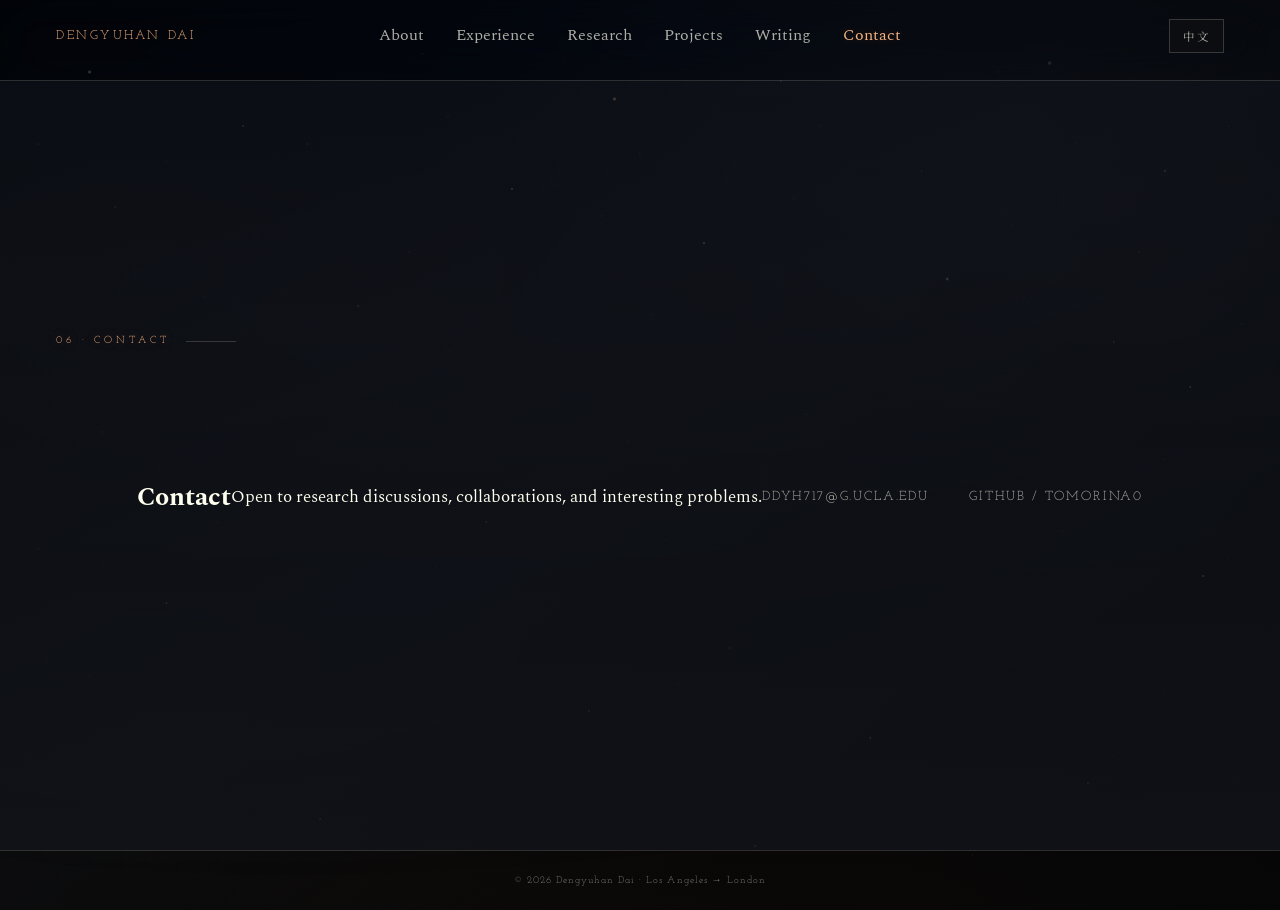
<file: contact.html>
<!DOCTYPE html>
<html lang="en">
<head>
<meta charset="UTF-8">
<meta name="viewport" content="width=device-width, initial-scale=1.0">
<title>Contact · Dengyuhan Dai</title>
<link rel="preconnect" href="https://fonts.googleapis.com">
<link href="https://fonts.googleapis.com/css2?family=Cormorant+Garamond:ital,wght@1,300;1,400;1,500&family=Fraunces:ital,wght@0,300;0,400;0,600;1,300;1,400&family=Josefin+Slab:wght@400;600&family=Monsieur+La+Doulaise&family=Noto+Serif+SC:wght@200;300;400&family=Spectral:ital,wght@0,400;0,500;1,400&display=swap" rel="stylesheet">
<link rel="stylesheet" href="assets/css/styles.css?v=20260420b">
</head>
<body>

<nav>
  <a href="index.html" class="nav-logo">Dengyuhan Dai</a>
  <ul class="nav-links">
    <li><a href="index.html#about" data-i18n="nav_about">About</a></li>
    <li><a href="index.html#experience" data-i18n="nav_experience">Experience</a></li>
    <li><a href="index.html#research" data-i18n="nav_research">Research</a></li>
    <li><a href="index.html#projects" data-i18n="nav_projects">Projects</a></li>
    <li><a href="index.html#hound" data-i18n="nav_writing">Writing</a></li>
    <li><a href="index.html#contact" class="active" data-i18n="nav_contact">Contact</a></li>
  </ul>
  <div class="nav-actions">
    <button type="button" class="lang-toggle" data-lang-toggle>中文</button>
  </div>
</nav>

<div class="page-content">
<section class="alt-bg" style="min-height: calc(100vh - 130px); display:flex; flex-direction:column; justify-content:center;">
  <div class="sec-num" style="max-width:180px;">06 · Contact</div>
  <div class="contact-wrap">
    <h2 class="contact-title">Contact</h2>
    <p class="contact-sub" data-i18n="contact_sub">Open to research discussions, collaborations, and interesting problems.</p>
    <div class="contact-links">
      <a href="mailto:ddyh717@g.ucla.edu" class="contact-link">ddyh717@g.ucla.edu</a>
      <a href="https://github.com/TomoriNa0" class="contact-link">github / TomoriNa0</a>
    </div>
  </div>
</section>
</div>

<footer data-i18n="footer_main">© 2026 Dengyuhan Dai · Los Angeles → Sophia Antipolis → London</footer>

<script src="assets/js/i18n.js"></script>
</body>
</html>
</file>
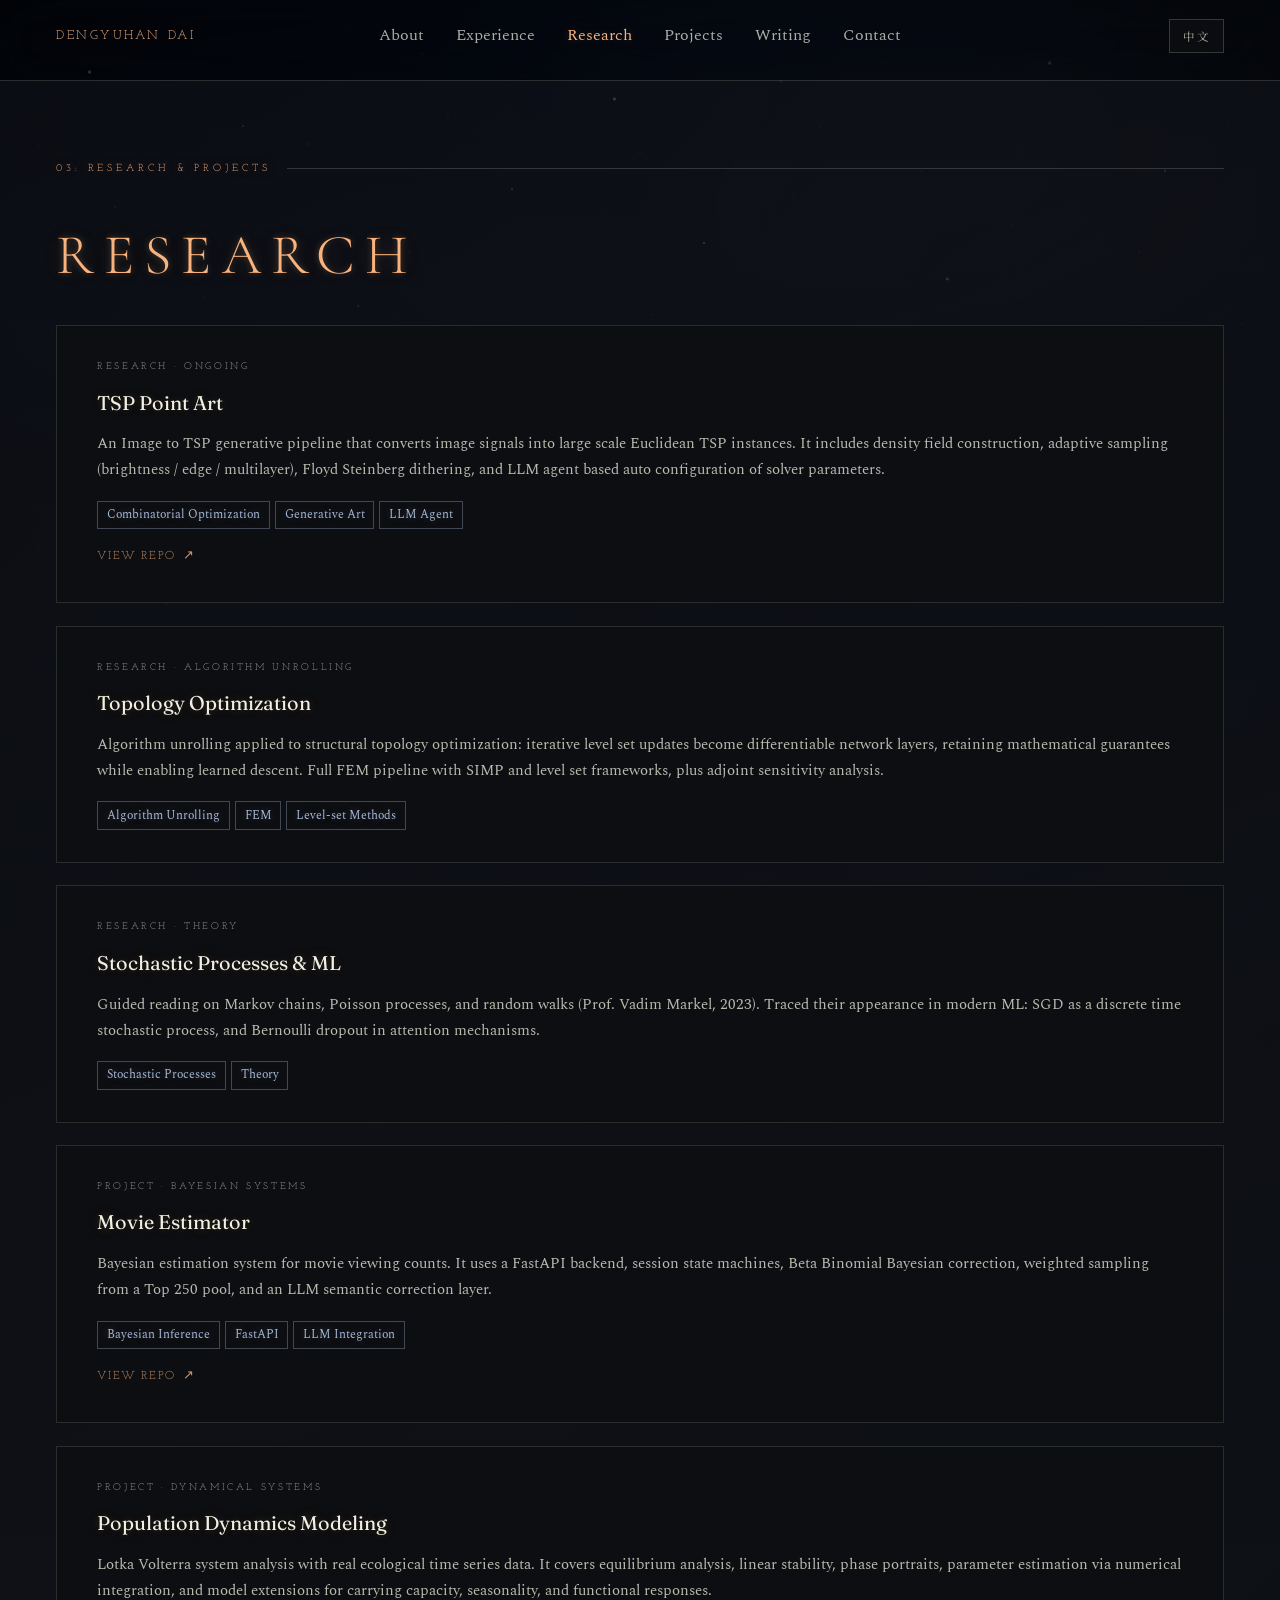
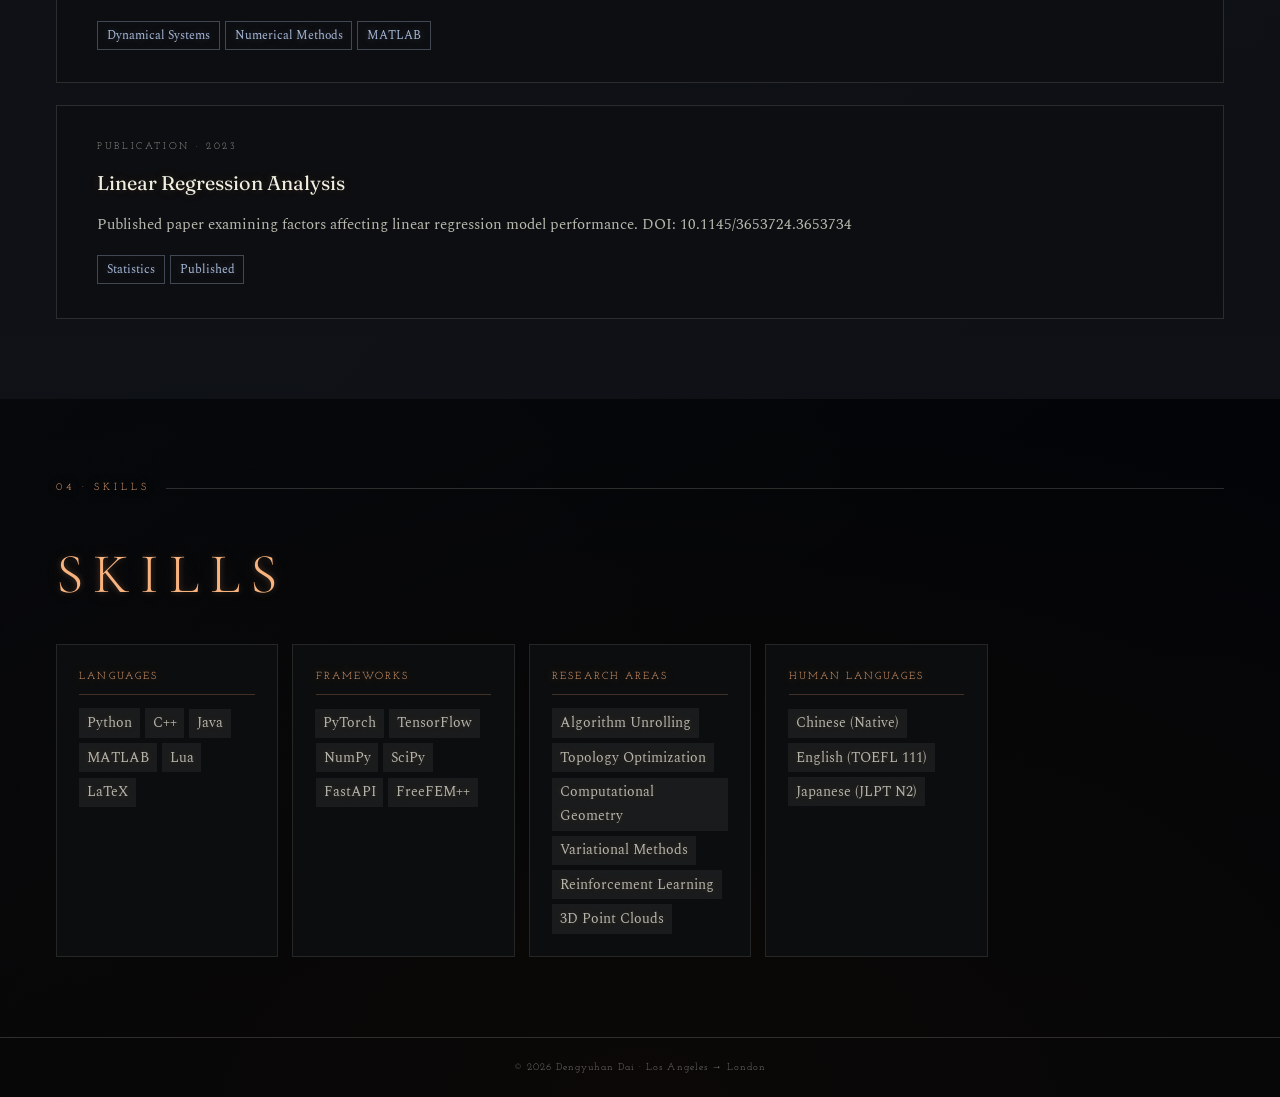
<file: research.html>
<!DOCTYPE html>
<html lang="en">
<head>
<meta charset="UTF-8">
<meta name="viewport" content="width=device-width, initial-scale=1.0">
<title>Research · Dengyuhan Dai</title>
<link rel="preconnect" href="https://fonts.googleapis.com">
<link href="https://fonts.googleapis.com/css2?family=Cormorant+Garamond:ital,wght@1,300;1,400;1,500&family=Fraunces:ital,wght@0,300;0,400;0,600;1,300;1,400&family=Josefin+Slab:wght@400;600&family=Monsieur+La+Doulaise&family=Noto+Serif+SC:wght@200;300;400&family=Spectral:ital,wght@0,400;0,500;1,400&display=swap" rel="stylesheet">
<link rel="stylesheet" href="assets/css/styles.css?v=20260420b">
</head>
<body>

<nav>
  <a href="index.html" class="nav-logo">Dengyuhan Dai</a>
  <ul class="nav-links">
    <li><a href="index.html#about" data-i18n="nav_about">About</a></li>
    <li><a href="index.html#experience" data-i18n="nav_experience">Experience</a></li>
    <li><a href="index.html#research" class="active" data-i18n="nav_research">Research</a></li>
    <li><a href="index.html#projects" data-i18n="nav_projects">Projects</a></li>
    <li><a href="index.html#hound" data-i18n="nav_writing">Writing</a></li>
    <li><a href="index.html#contact" data-i18n="nav_contact">Contact</a></li>
  </ul>
  <div class="nav-actions">
    <button type="button" class="lang-toggle" data-lang-toggle>中文</button>
  </div>
</nav>

<div class="page-content">
<section class="alt-bg">
  <div class="sec-num" data-i18n="research_page_secnum">03 - Research & Projects</div>
  <h2 class="sec-title">Research</h2>
  <div class="proj-grid">
    <a class="proj-card" href="https://github.com/TomoriNa0/Math-Code-Art" target="_blank" rel="noopener">
      <div class="proj-type" data-i18n="research_type_tsp">Research · Ongoing</div>
      <div class="proj-name">TSP Point Art</div>
      <div class="proj-desc" data-i18n="research_desc_tsp">
        Image-to-TSP generative pipeline converting image signals into large-scale Euclidean TSP instances. Density field construction, adaptive sampling (brightness / edge / multilayer), Floyd-Steinberg dithering, and LLM-agent auto-configuration of solver parameters.
      </div>
      <div class="proj-tags">
        <span class="proj-tag">Combinatorial Optimization</span>
        <span class="proj-tag">Generative Art</span>
        <span class="proj-tag">LLM Agent</span>
      </div>
      <div class="proj-card-link-hint" data-i18n="research_link_repo">View Repo</div>
    </a>

    <div class="proj-card">
      <div class="proj-type">Research · Algorithm Unrolling</div>
      <div class="proj-name">Topology Optimization</div>
      <div class="proj-desc" data-i18n="research_desc_topology">
        Algorithm unrolling applied to structural topology optimization: iterative level-set updates become differentiable network layers, retaining mathematical guarantees while enabling learned descent. Full FEM pipeline with SIMP and Level-set frameworks, adjoint sensitivity analysis.
      </div>
      <div class="proj-tags">
        <span class="proj-tag">Algorithm Unrolling</span>
        <span class="proj-tag">FEM</span>
        <span class="proj-tag">Level-set Methods</span>
      </div>
    </div>

    <div class="proj-card">
      <div class="proj-type" data-i18n="research_type_theory">Research · Theory</div>
      <div class="proj-name" data-i18n="research_name_stochastic">Stochastic Processes &amp; ML</div>
      <div class="proj-desc" data-i18n="research_desc_theory">
        Guided reading on Markov chains, Poisson processes, and random walks (Prof. Vadim Markel, 2023). Traced their appearance in modern ML: SGD as a discrete-time stochastic process, Bernoulli dropout in attention mechanisms.
      </div>
      <div class="proj-tags">
        <span class="proj-tag">Stochastic Processes</span>
        <span class="proj-tag">Theory</span>
      </div>
    </div>

    <a class="proj-card" href="https://github.com/TomoriNa0" target="_blank" rel="noopener">
      <div class="proj-type" data-i18n="project_type_movie">Project · Bayesian Systems</div>
      <div class="proj-name">Movie Estimator</div>
      <div class="proj-desc" data-i18n="project_desc_movie">
        Bayesian estimation system for movie viewing counts. FastAPI backend, session state machines, Beta-Binomial Bayesian correction, weighted sampling from Top-250 pool, and LLM semantic correction layer.
      </div>
      <div class="proj-tags">
        <span class="proj-tag">Bayesian Inference</span>
        <span class="proj-tag">FastAPI</span>
        <span class="proj-tag">LLM Integration</span>
      </div>
      <div class="proj-card-link-hint" data-i18n="research_page_movie_link">View Repo</div>
    </a>

    <div class="proj-card">
      <div class="proj-type" data-i18n="project_type_population">Project · Dynamical Systems</div>
      <div class="proj-name">Population Dynamics Modeling</div>
      <div class="proj-desc" data-i18n="project_desc_population">
        Lotka-Volterra system analysis with real ecological time-series data. Equilibrium analysis, linear stability, phase portraits, parameter estimation via numerical integration, and model extension for carrying capacity, seasonality, and functional responses.
      </div>
      <div class="proj-tags">
        <span class="proj-tag">Dynamical Systems</span>
        <span class="proj-tag">Numerical Methods</span>
        <span class="proj-tag">MATLAB</span>
      </div>
    </div>

    <div class="proj-card">
      <div class="proj-type" data-i18n="research_type_pub">Publication · 2023</div>
      <div class="proj-name">Linear Regression Analysis</div>
      <div class="proj-desc" data-i18n="research_desc_pub">
        Published paper examining factors affecting linear regression model performance. DOI: 10.1145/3653724.3653734
      </div>
      <div class="proj-tags">
        <span class="proj-tag">Statistics</span>
        <span class="proj-tag">Published</span>
      </div>
    </div>
  </div>
</section>

<section>
  <div class="sec-num">04 · Skills</div>
  <h2 class="sec-title">Skills</h2>
  <div class="skills-grid">
    <div class="skill-group">
      <div class="skill-group-name" data-i18n="skill_group_languages">Languages</div>
      <ul class="skill-list">
        <li>Python</li><li>C++</li><li>Java</li>
        <li>MATLAB</li><li>Lua</li><li>LaTeX</li>
      </ul>
    </div>
    <div class="skill-group">
      <div class="skill-group-name" data-i18n="skill_group_frameworks">Frameworks</div>
      <ul class="skill-list">
        <li>PyTorch</li><li>TensorFlow</li><li>NumPy</li>
        <li>SciPy</li><li>FastAPI</li><li>FreeFEM++</li>
      </ul>
    </div>
    <div class="skill-group">
      <div class="skill-group-name" data-i18n="skill_group_areas">Research Areas</div>
      <ul class="skill-list">
        <li>Algorithm Unrolling</li><li>Topology Optimization</li>
        <li>Computational Geometry</li><li>Variational Methods</li>
        <li>Reinforcement Learning</li><li>3D Point Clouds</li>
      </ul>
    </div>
    <div class="skill-group">
      <div class="skill-group-name" data-i18n="skill_group_human">Human Languages</div>
      <ul class="skill-list">
        <li data-i18n="research_page_skills_chinese">Chinese (Native)</li>
        <li data-i18n="research_page_skills_english">English (TOEFL 111)</li>
        <li data-i18n="research_page_skills_japanese">Japanese (JLPT N2)</li>
      </ul>
    </div>
  </div>
</section>
</div>

<footer data-i18n="footer_main">© 2026 Dengyuhan Dai · Los Angeles → Sophia Antipolis → London</footer>

<script src="assets/js/i18n.js"></script>
<script>
  const cardObs = new IntersectionObserver(entries => {
    entries.forEach(e => {
      if (e.isIntersecting) {
        e.target.querySelectorAll('.proj-card').forEach((c, i) =>
          setTimeout(() => c.classList.add('visible'), i * 85));
        cardObs.unobserve(e.target);
      }
    });
  }, { threshold: 0.05 });
  const grid = document.querySelector('.proj-grid');
  if (grid) cardObs.observe(grid);
</script>

</body>
</html>
</file>
<file: assets/css/styles.css>
:root {
  --bg:       #111214;
  --bg2:      #1a1b1f;
  --sky-top:  #000102;
  --sky-mid:  #010204;
  --sky-bottom:#030508;
  --text:     #feffef;
  --muted:    rgba(254,255,239,0.68);
  --blue:     #f8b37f;
  --blue-dim: rgba(248,179,127,0.24);
  --gold:     #f8b37f;
  --gold-dim: rgba(248,179,127,0.22);
  --border:   rgba(254,255,239,0.16);
  --red:      #f8b37f;
}

*, *::before, *::after { box-sizing: border-box; margin: 0; padding: 0; }
html { scroll-behavior: smooth; }

body {
  position: relative;
  isolation: isolate;
  background:
    /* faint milky way diagonal band */
    linear-gradient(148deg, transparent 22%, rgba(166,184,214,0.020) 38%, rgba(190,205,228,0.026) 50%, rgba(166,184,214,0.016) 63%, transparent 78%),
    /* cold zenith tint */
    radial-gradient(ellipse 90% 45% at 50% 0%, rgba(4,8,20,0.70), transparent 100%),
    /* warm horizon glow */
    radial-gradient(ellipse 100% 28% at 50% 100%, rgba(15,10,6,0.65), transparent 100%),
    /* faint white wisp left */
    radial-gradient(ellipse 55% 35% at 12% 30%, rgba(255,255,252,0.018), transparent 100%),
    /* faint white wisp right */
    radial-gradient(ellipse 45% 28% at 88% 22%, rgba(255,255,250,0.015), transparent 100%),
    linear-gradient(180deg, var(--sky-top) 0%, var(--sky-mid) 34%, var(--sky-bottom) 100%);
  color: var(--text);
  font-family: 'Spectral', Georgia, serif;
  font-size: 17px;
  line-height: 1.75;
  overflow-x: hidden;
}
body::before,
body::after {
  content: '';
  position: fixed;
  inset: 0;
  pointer-events: none;
}
body::before {
  z-index: -2;
  opacity: 0.85;
  background-image:
    /* ── bright anchors (5) ── */
    radial-gradient(circle at 7%  8%,  rgba(254,255,239,0.90) 0 1.15px, transparent 2px),
    radial-gradient(circle at 82% 7%,  rgba(254,255,239,0.88) 0 1.3px,  transparent 2.1px),
    radial-gradient(circle at 48% 11%, rgba(248,179,127,0.85) 0 1.2px,  transparent 1.95px),
    radial-gradient(circle at 74% 31%, rgba(166,184,214,0.84) 0 1.05px, transparent 1.8px),
    radial-gradient(circle at 22% 55%, rgba(254,255,239,0.82) 0 1.1px,  transparent 1.85px),
    /* ── medium stars (18) ── */
    radial-gradient(circle at 33%  6%, rgba(254,255,239,0.60) 0 0.72px, transparent 1.35px),
    radial-gradient(circle at 61%  9%, rgba(166,184,214,0.58) 0 0.68px, transparent 1.3px),
    radial-gradient(circle at 19% 14%, rgba(166,184,214,0.55) 0 0.65px, transparent 1.25px),
    radial-gradient(circle at 91% 19%, rgba(248,179,127,0.60) 0 0.70px, transparent 1.35px),
    radial-gradient(circle at 40% 21%, rgba(254,255,239,0.54) 0 0.63px, transparent 1.2px),
    radial-gradient(circle at 55% 27%, rgba(254,255,239,0.58) 0 0.68px, transparent 1.3px),
    radial-gradient(circle at 28% 34%, rgba(166,184,214,0.56) 0 0.65px, transparent 1.25px),
    radial-gradient(circle at 87% 38%, rgba(166,184,214,0.52) 0 0.62px, transparent 1.2px),
    radial-gradient(circle at 93% 43%, rgba(254,255,239,0.55) 0 0.65px, transparent 1.25px),
    radial-gradient(circle at 38% 58%, rgba(248,179,127,0.52) 0 0.62px, transparent 1.2px),
    radial-gradient(circle at 94% 64%, rgba(254,255,239,0.55) 0 0.65px, transparent 1.25px),
    radial-gradient(circle at 13% 67%, rgba(254,255,239,0.50) 0 0.60px, transparent 1.15px),
    radial-gradient(circle at 57% 72%, rgba(166,184,214,0.50) 0 0.58px, transparent 1.1px),
    radial-gradient(circle at 46% 79%, rgba(166,184,214,0.52) 0 0.62px, transparent 1.2px),
    radial-gradient(circle at 68% 82%, rgba(254,255,239,0.54) 0 0.63px, transparent 1.2px),
    radial-gradient(circle at 85% 87%, rgba(248,179,127,0.50) 0 0.60px, transparent 1.15px),
    radial-gradient(circle at 25% 91%, rgba(166,184,214,0.50) 0 0.58px, transparent 1.1px),
    radial-gradient(circle at 59% 94%, rgba(254,255,239,0.48) 0 0.56px, transparent 1.1px),
    /* ── faint fill stars (55) ── */
    radial-gradient(circle at 5%  4%,  rgba(254,255,239,0.28) 0 0.58px, transparent 1.05px),
    radial-gradient(circle at 17%  5%, rgba(166,184,214,0.24) 0 0.54px, transparent 0.98px),
    radial-gradient(circle at 27%  3%, rgba(254,255,239,0.26) 0 0.56px, transparent 1.02px),
    radial-gradient(circle at 44%  7%, rgba(254,255,239,0.22) 0 0.52px, transparent 0.95px),
    radial-gradient(circle at 56%  5%, rgba(166,184,214,0.26) 0 0.56px, transparent 1.02px),
    radial-gradient(circle at 68%  3%, rgba(254,255,239,0.24) 0 0.54px, transparent 0.98px),
    radial-gradient(circle at 78%  8%, rgba(248,179,127,0.26) 0 0.56px, transparent 1.02px),
    radial-gradient(circle at 95%  5%, rgba(254,255,239,0.22) 0 0.52px, transparent 0.95px),
    radial-gradient(circle at 3%  16%, rgba(254,255,239,0.24) 0 0.54px, transparent 0.98px),
    radial-gradient(circle at 13% 18%, rgba(166,184,214,0.20) 0 0.50px, transparent 0.92px),
    radial-gradient(circle at 24% 16%, rgba(254,255,239,0.26) 0 0.56px, transparent 1.02px),
    radial-gradient(circle at 35% 13%, rgba(254,255,239,0.22) 0 0.52px, transparent 0.95px),
    radial-gradient(circle at 50% 17%, rgba(166,184,214,0.24) 0 0.54px, transparent 0.98px),
    radial-gradient(circle at 64% 14%, rgba(254,255,239,0.20) 0 0.50px, transparent 0.92px),
    radial-gradient(circle at 72% 19%, rgba(254,255,239,0.26) 0 0.56px, transparent 1.02px),
    radial-gradient(circle at 84% 16%, rgba(248,179,127,0.22) 0 0.52px, transparent 0.95px),
    radial-gradient(circle at 96% 14%, rgba(254,255,239,0.20) 0 0.50px, transparent 0.92px),
    radial-gradient(circle at 9%  23%, rgba(254,255,239,0.24) 0 0.54px, transparent 0.98px),
    radial-gradient(circle at 20% 26%, rgba(166,184,214,0.20) 0 0.50px, transparent 0.92px),
    radial-gradient(circle at 32% 28%, rgba(254,255,239,0.22) 0 0.52px, transparent 0.95px),
    radial-gradient(circle at 47% 24%, rgba(254,255,239,0.18) 0 0.48px, transparent 0.88px),
    radial-gradient(circle at 62% 22%, rgba(166,184,214,0.22) 0 0.52px, transparent 0.95px),
    radial-gradient(circle at 79% 25%, rgba(254,255,239,0.20) 0 0.50px, transparent 0.92px),
    radial-gradient(circle at 89% 28%, rgba(254,255,239,0.24) 0 0.54px, transparent 0.98px),
    radial-gradient(circle at 4%  37%, rgba(254,255,239,0.20) 0 0.50px, transparent 0.92px),
    radial-gradient(circle at 16% 33%, rgba(166,184,214,0.22) 0 0.52px, transparent 0.95px),
    radial-gradient(circle at 35% 39%, rgba(254,255,239,0.18) 0 0.48px, transparent 0.88px),
    radial-gradient(circle at 51% 35%, rgba(254,255,239,0.20) 0 0.50px, transparent 0.92px),
    radial-gradient(circle at 66% 37%, rgba(248,179,127,0.20) 0 0.50px, transparent 0.92px),
    radial-gradient(circle at 80% 33%, rgba(254,255,239,0.18) 0 0.48px, transparent 0.88px),
    radial-gradient(circle at 97% 36%, rgba(166,184,214,0.22) 0 0.52px, transparent 0.95px),
    radial-gradient(circle at 8%  48%, rgba(254,255,239,0.18) 0 0.48px, transparent 0.88px),
    radial-gradient(circle at 31% 45%, rgba(166,184,214,0.20) 0 0.50px, transparent 0.92px),
    radial-gradient(circle at 49% 49%, rgba(254,255,239,0.16) 0 0.46px, transparent 0.85px),
    radial-gradient(circle at 63% 46%, rgba(254,255,239,0.20) 0 0.50px, transparent 0.92px),
    radial-gradient(circle at 77% 48%, rgba(166,184,214,0.18) 0 0.48px, transparent 0.88px),
    radial-gradient(circle at 91% 51%, rgba(254,255,239,0.20) 0 0.50px, transparent 0.92px),
    radial-gradient(circle at 3%  61%, rgba(254,255,239,0.18) 0 0.48px, transparent 0.88px),
    radial-gradient(circle at 17% 58%, rgba(248,179,127,0.20) 0 0.50px, transparent 0.92px),
    radial-gradient(circle at 34% 63%, rgba(254,255,239,0.16) 0 0.46px, transparent 0.85px),
    radial-gradient(circle at 52% 60%, rgba(166,184,214,0.18) 0 0.48px, transparent 0.88px),
    radial-gradient(circle at 71% 64%, rgba(254,255,239,0.16) 0 0.46px, transparent 0.85px),
    radial-gradient(circle at 83% 59%, rgba(254,255,239,0.18) 0 0.48px, transparent 0.88px),
    radial-gradient(circle at 96% 62%, rgba(166,184,214,0.20) 0 0.50px, transparent 0.92px),
    radial-gradient(circle at 7%  75%, rgba(254,255,239,0.16) 0 0.46px, transparent 0.85px),
    radial-gradient(circle at 20% 78%, rgba(166,184,214,0.18) 0 0.48px, transparent 0.88px),
    radial-gradient(circle at 36% 73%, rgba(254,255,239,0.14) 0 0.44px, transparent 0.82px),
    radial-gradient(circle at 53% 76%, rgba(254,255,239,0.16) 0 0.46px, transparent 0.85px),
    radial-gradient(circle at 65% 79%, rgba(248,179,127,0.16) 0 0.46px, transparent 0.85px),
    radial-gradient(circle at 79% 74%, rgba(254,255,239,0.14) 0 0.44px, transparent 0.82px),
    radial-gradient(circle at 91% 77%, rgba(166,184,214,0.16) 0 0.46px, transparent 0.85px),
    radial-gradient(circle at 2%  84%, rgba(254,255,239,0.14) 0 0.44px, transparent 0.82px),
    radial-gradient(circle at 14% 88%, rgba(254,255,239,0.16) 0 0.46px, transparent 0.85px),
    radial-gradient(circle at 29% 85%, rgba(166,184,214,0.14) 0 0.44px, transparent 0.82px),
    radial-gradient(circle at 43% 89%, rgba(254,255,239,0.12) 0 0.42px, transparent 0.78px),
    radial-gradient(circle at 58% 86%, rgba(254,255,239,0.14) 0 0.44px, transparent 0.82px),
    radial-gradient(circle at 72% 90%, rgba(166,184,214,0.14) 0 0.44px, transparent 0.82px),
    radial-gradient(circle at 87% 84%, rgba(254,255,239,0.16) 0 0.46px, transparent 0.85px),
    radial-gradient(circle at 97% 92%, rgba(248,179,127,0.14) 0 0.44px, transparent 0.82px),
    radial-gradient(circle at 10% 96%, rgba(254,255,239,0.12) 0 0.42px, transparent 0.78px),
    radial-gradient(circle at 32% 93%, rgba(166,184,214,0.12) 0 0.42px, transparent 0.78px),
    radial-gradient(circle at 50% 97%, rgba(254,255,239,0.10) 0 0.40px, transparent 0.75px),
    radial-gradient(circle at 76% 95%, rgba(254,255,239,0.12) 0 0.42px, transparent 0.78px);
  background-size: auto;
  background-position: 0 0;
  animation: starPulse 22s ease-in-out infinite alternate;
}
body::after {
  z-index: -1;
  opacity: 1;
  background:
    /* dense core — upper right, brightest patch */
    radial-gradient(ellipse 40% 28% at 74% 16%, rgba(255,255,248,0.038), transparent 100%),
    /* mid arm sweeping left across center */
    radial-gradient(ellipse 80% 22% at 48% 38%, rgba(255,255,252,0.022), transparent 100%),
    /* diffuse outer veil — upper half */
    radial-gradient(ellipse 90% 50% at 55% 20%, rgba(240,244,255,0.016), transparent 100%),
    /* thin wisp — lower left */
    radial-gradient(ellipse 45% 20% at 16% 72%, rgba(255,255,250,0.014), transparent 100%),
    /* broad faint wash — fills volume */
    radial-gradient(ellipse 100% 60% at 50% 45%, rgba(248,250,255,0.009), transparent 100%);
  filter: blur(48px);
  transform: scale(1.12);
}

/* ── NAV ── */
nav {
  position: fixed; top: 0; left: 0; right: 0; z-index: 100;
  display: flex; justify-content: space-between; align-items: center;
  padding: 1.2rem 3.5rem 1.8rem;
  background: rgba(4,6,10,0.38);
  backdrop-filter: blur(22px) saturate(1.6) brightness(0.85);
  -webkit-backdrop-filter: blur(22px) saturate(1.6) brightness(0.85);
}
nav::after {
  content: '';
  position: absolute;
  bottom: 0; left: 0; right: 0;
  height: 1px;
  background: var(--border);
  mask-image: linear-gradient(to right,
    black 0,
    black var(--gap-l, -100px),
    transparent var(--gap-l, -100px),
    transparent var(--gap-r, -100px),
    black var(--gap-r, -100px),
    black 100%
  );
  -webkit-mask-image: linear-gradient(to right,
    black 0,
    black var(--gap-l, -100px),
    transparent var(--gap-l, -100px),
    transparent var(--gap-r, -100px),
    black var(--gap-r, -100px),
    black 100%
  );
}
.nav-globe {
  position: absolute;
  bottom: -16px;
  left: 50%;
  transform: translateX(-50%);
  width: 32px;
  height: 32px;
  border-radius: 50%;
  overflow: hidden;
  z-index: 101;
  --moon-x: 0px;
  box-shadow:
    0 0 0 1px rgba(254, 255, 239, 0.28),
    0 0   6px  2px rgba(210, 225, 255, 0.10),
    0 0  18px  4px rgba(195, 212, 255, 0.06);
  transition: left 0.35s ease, box-shadow 0.45s ease;
  will-change: transform;
}
/* Scrolling moon surface texture */
.nav-globe::before {
  content: '';
  position: absolute;
  inset: 0;
  background-image: url('../images/moon_surface.png');
  background-size: auto 100%;
  background-repeat: repeat-x;
  background-position: var(--moon-x, 0px) center;
  filter: brightness(1.40) contrast(0.42) saturate(0.06) sepia(0.03);
}
/* Flat UI overlay */
.nav-globe::after {
  content: '';
  position: absolute;
  inset: 0;
  background: rgba(245, 246, 252, 0.32);
  pointer-events: none;
}
.nav-globe:hover {
  box-shadow:
    0 0 0 1px rgba(254, 255, 239, 0.40),
    0 0  10px  3px rgba(210, 225, 255, 0.18),
    0 0  26px  6px rgba(195, 212, 255, 0.10),
    0 0  56px 12px rgba(248, 179, 127, 0.05);
}
.nav-logo {
  font-family: 'Josefin Slab', serif;
  font-size: 0.8rem;
  letter-spacing: 0.2em;
  color: var(--blue);
  text-decoration: none;
  text-transform: uppercase;
}
.nav-links {
  position: absolute;
  left: 50%;
  transform: translateX(-50%);
  display: flex;
  gap: 2rem;
  list-style: none;
}
.nav-links a {
  font-family: 'Spectral', serif;
  font-size: 1rem;
  color: var(--muted);
  text-decoration: none;
  transition: color 0.2s, text-shadow 0.2s;
}
.nav-links a:hover { color: var(--text); }
.nav-links a.active {
  color: var(--blue);
  text-shadow: 0 0 10px rgba(248,179,127,0.24);
}
.nav-actions {
  display: flex;
  align-items: center;
  gap: 1rem;
  margin-left: auto;
}
.lang-toggle {
  border: 1px solid rgba(254,255,239,0.18);
  background: rgba(14,15,17,0.72);
  color: var(--muted);
  font-family: 'Josefin Slab', 'Noto Serif SC', serif;
  font-size: 0.72rem;
  letter-spacing: 0.14em;
  text-transform: uppercase;
  padding: 0.48rem 0.8rem;
  cursor: pointer;
  transition: color 0.2s, border-color 0.2s, text-shadow 0.2s;
}
.lang-toggle:hover {
  color: var(--text);
  border-color: rgba(248,179,127,0.32);
  text-shadow: 0 0 8px rgba(248,179,127,0.2);
}
.lang-toggle.is-zh {
  color: var(--blue);
  border-color: rgba(248,179,127,0.26);
}

/* ── PAGE WRAPPER ── */
.page-content { padding-top: 80px; }
section[id] { scroll-margin-top: 80px; }

/* ── HERO ── */
#hero {
  min-height: 100vh;
  display: flex;
  align-items: center;
  padding: 0 3.5rem;
}
.hero-layout {
  display: grid;
  grid-template-columns: 1fr 300px;
  gap: 4rem;
  align-items: center;
  width: 100%;
}
.hero-text {
  display: flex;
  flex-direction: column;
}
.hero-photo-wrap {
  position: relative;
}
.hero-photo {
  width: 100%;
  display: block;
  border: 1px solid var(--border);
  filter: brightness(0.92) contrast(1.04);
}
.hero-label {
  font-family: 'Josefin Slab', serif;
  font-size: 0.67rem;
  letter-spacing: 0.35em;
  color: var(--blue);
  text-transform: uppercase;
  margin-bottom: 1.6rem;
  text-shadow: 0 0 14px rgba(248,179,127,0.38);
  opacity: 0; animation: fadeUp 0.6s 0.1s forwards;
}
.hero-name {
  font-family: 'Monsieur La Doulaise', 'Cormorant Garamond', serif;
  font-size: clamp(4.2rem, 8vw, 6.4rem);
  font-weight: 400;
  font-style: normal;
  line-height: 0.9;
  letter-spacing: 0.005em;
  color: var(--text);
  margin-bottom: 0.5rem;
  text-shadow:
    0 0 6px  rgba(254,255,239,0.28),
    0 0 18px rgba(254,255,239,0.14),
    0 0 36px rgba(248,179,127,0.08);
  opacity: 0; animation: fadeUp 0.6s 0.25s forwards;
}
.hero-name em {
  font-style: normal;
  color: var(--gold);
  font-weight: 400;
  text-shadow:
    0 0 6px rgba(248,179,127,0.5),
    0 0 18px rgba(248,179,127,0.28),
    0 0 34px rgba(248,179,127,0.14);
}
.hero-name-cn {
  font-family: 'Noto Serif SC', 'Songti SC', serif;
  font-size: 1.15rem;
  font-weight: 300;
  font-style: normal;
  color: rgba(254,255,239,0.58);
  letter-spacing: 0.22em;
  margin-bottom: 1.4rem;
  opacity: 0; animation: fadeUp 0.6s 0.34s forwards;
}
.hero-sub {
  font-family: 'Fraunces', serif;
  font-size: clamp(1.05rem, 2.2vw, 1.5rem);
  font-weight: 300;
  font-style: italic;
  color: var(--muted);
  margin-bottom: 2rem;
  opacity: 0; animation: fadeUp 0.6s 0.38s forwards;
}
.hero-desc {
  max-width: 520px;
  font-size: 1.02rem;
  color: rgba(254,255,239,0.8);
  margin-bottom: 2.5rem;
  opacity: 0; animation: fadeUp 0.6s 0.5s forwards;
}
.hero-tags {
  display: flex; flex-wrap: wrap; gap: 0.5rem;
  margin-bottom: 2.5rem;
  opacity: 0; animation: fadeUp 0.6s 0.6s forwards;
}
.tag {
  font-size: 0.82rem;
  padding: 0.22rem 0.7rem;
  border: 1px solid var(--border);
  color: var(--muted);
  font-family: 'Spectral', serif;
}
.tag.blue {
  border-color: rgba(166,184,214,0.52);
  color: #a6b8d6;
  text-shadow: 0 0 10px rgba(166,184,214,0.34);
}
.hero-btns {
  display: flex; gap: 1rem;
  opacity: 0; animation: fadeUp 0.6s 0.7s forwards;
}

/* ── BUTTONS ── */
.btn {
  font-family: 'Josefin Slab', serif;
  font-size: 0.74rem;
  letter-spacing: 0.15em;
  text-transform: uppercase;
  text-decoration: none;
  padding: 0.78rem 1.7rem;
  transition: all 0.25s;
  display: inline-block;
}
.btn-primary { background: var(--blue); color: #ffffff; }
.btn-primary:hover { background: #96aac9; }
.btn-outline { background: transparent; border: 1px solid var(--border); color: var(--muted); }
.btn-outline:hover { border-color: rgba(248,179,127,0.28); color: var(--text); }

/* ── SECTIONS ── */
section { padding: 5rem 3.5rem; }
.alt-bg {
  background:
    linear-gradient(180deg, rgba(14,17,24,0.72), rgba(18,20,26,0.82));
}

.sec-num {
  font-family: 'Josefin Slab', serif;
  font-size: 0.64rem;
  letter-spacing: 0.38em;
  color: var(--blue);
  text-transform: uppercase;
  margin-bottom: 3rem;
  display: flex; align-items: center; gap: 1rem;
  text-shadow: 0 0 12px rgba(248,179,127,0.34);
}
.sec-num::after { content: ''; flex: 1; height: 1px; background: var(--border); }

.sec-title {
  font-family: 'Cormorant Garamond', serif;
  font-size: clamp(2.6rem, 4.4vw, 3.6rem);
  font-weight: 300;
  font-style: normal;
  text-transform: uppercase;
  line-height: 1.05;
  letter-spacing: 0.18em;
  margin-bottom: 2.5rem;
  color: var(--blue);
  text-shadow:
    0 0 6px  rgba(248,179,127,0.28),
    0 0 18px rgba(248,179,127,0.16),
    0 0 36px rgba(248,179,127,0.10);
}
.sec-title em { font-style: normal; color: var(--gold); }

/* ── ABOUT ── */
.about-grid {
  display: grid;
  grid-template-columns: 1fr 295px;
  gap: 4.5rem;
  align-items: start;
}
.about-text p {
  color: rgba(254,255,239,0.78);
  margin-bottom: 1.25rem;
  font-size: 1.03rem;
}
.about-text strong { color: var(--text); font-weight: 500; }
.about-card {
  border: 1px solid rgba(254,255,239,0.1);
  padding: 1.7rem;
  background: rgba(14,15,17,0.8);
  backdrop-filter: blur(12px);
  -webkit-backdrop-filter: blur(12px);
}
.card-row {
  display: flex; justify-content: space-between; align-items: baseline;
  padding: 0.62rem 0;
  border-bottom: 1px solid rgba(255,255,255,0.07);
  gap: 1rem;
}
.card-row:last-child { border-bottom: none; }
.card-key { color: rgba(254,255,239,0.58); font-size: 0.81rem; flex-shrink: 0; }
.card-val { color: rgba(254,255,239,0.9); font-size: 0.9rem; text-align: right; text-shadow: 0 0 8px rgba(248,179,127,0.18), 0 0 20px rgba(248,179,127,0.1); }
.card-val a { color: var(--blue); text-decoration: none; }
.card-val a:hover { color: rgba(254,255,239,0.96); }
.wenkai-cn {
  font-family: 'Noto Serif SC', 'Songti SC', serif;
  font-style: normal;
  font-weight: 200;
  display: inline-block;
  margin-left: 0.12em;
  letter-spacing: 0;
}

/* ── EXPERIENCE LOGO ── */
.exp-logo-img {
  height: 52px;
  max-width: 150px;
  width: auto;
  object-fit: contain;
  object-position: left center;
  display: block;
  margin-bottom: 0.8rem;
  filter: brightness(1) contrast(1.06) saturate(1.02)
    drop-shadow(0 0 5px rgba(255,255,255,0.06));
  mix-blend-mode: normal;
  opacity: 0.94;
}
img.exp-logo-img[alt="UCLA"] {
  filter: brightness(1.04) contrast(1.08) saturate(1)
    drop-shadow(0 0 6px rgba(0,62,116,0.72))
    drop-shadow(0 0 14px rgba(0,62,116,0.38));
}
img.exp-logo-img[alt="INRIA"] {
  filter: brightness(1.1) contrast(1.1) saturate(0.88)
    drop-shadow(0 0 6px rgba(210,214,224,0.22))
    drop-shadow(0 0 14px rgba(210,214,224,0.14));
}
img.exp-logo-img[alt="Imperial College London"] {
  filter: brightness(1.03) contrast(1.08) saturate(1)
    drop-shadow(0 0 6px rgba(39,116,174,0.72))
    drop-shadow(0 0 14px rgba(255,185,0,0.4));
}

/* ── EXPERIENCE CATEGORY ── */
.exp-category {
  font-family: 'Josefin Slab', serif;
  font-size: 0.62rem;
  letter-spacing: 0.28em;
  color: var(--gold);
  text-transform: uppercase;
  margin-bottom: 1.6rem;
  margin-top: 0.5rem;
  padding-bottom: 0.45rem;
  border-bottom: 1px solid var(--gold-dim);
  text-shadow: 0 0 10px rgba(248,179,127,0.5);
}
.exp-item + .exp-category { margin-top: 2.8rem; }

/* ── EXPERIENCE ── */
.exp-item {
  display: grid;
  grid-template-columns: 175px 1fr;
  gap: 3rem;
  margin-bottom: 2.8rem;
  padding-bottom: 2.8rem;
  border-bottom: 1px solid var(--border);
  opacity: 0; transform: translateY(14px);
  transition: opacity 0.55s, transform 0.55s;
}
.exp-item.visible { opacity: 1; transform: none; }
.exp-item:last-child { border-bottom: none; margin-bottom: 0; padding-bottom: 0; }
.exp-period {
  font-family: 'Josefin Slab', serif;
  font-size: 0.67rem;
  color: var(--blue);
  letter-spacing: 0.09em;
  margin-bottom: 0.3rem;
  text-shadow: 0 0 8px rgba(248,179,127,0.26);
}
.exp-location { font-size: 0.84rem; color: var(--muted); font-style: italic; }
.exp-org {
  font-family: 'Fraunces', serif;
  font-size: 1.2rem;
  color: var(--text);
  margin-bottom: 0.2rem;
}
.exp-role { font-size: 0.85rem; color: var(--gold); letter-spacing: 0.03em; margin-bottom: 0.85rem; }
.exp-bullets { padding-left: 1rem; }
.exp-bullets li {
  color: rgba(254,255,239,0.74);
  font-size: 0.96rem;
  margin-bottom: 0.42rem;
}
.exp-courses {
  font-size: 0.84rem;
  color: var(--muted);
  margin-top: 0.5rem;
  line-height: 1.65;
}
.exp-courses-label {
  font-family: 'Josefin Slab', serif;
  font-size: 0.72rem;
  letter-spacing: 0.1em;
  color: rgba(248,179,127,0.88);
}

/* ── RESEARCH / PROJECTS GRID ── */
.proj-grid {
  display: grid;
  grid-template-columns: 1fr;
  gap: 1.4rem;
}
.proj-card {
  border: 1px solid rgba(254,255,239,0.12);
  padding: 2rem 2.5rem;
  background: rgba(14,15,17,0.84);
  backdrop-filter: blur(12px);
  -webkit-backdrop-filter: blur(12px);
  min-height: 214px;
  opacity: 0; transform: translateY(12px);
  transition: opacity 0.5s, transform 0.5s, border-color 0.25s;
  overflow: hidden;
}
.proj-card.visible { opacity: 1; transform: none; }
.proj-card:hover { border-color: rgba(248,179,127,0.28); }

a.proj-card {
  display: block;
  color: inherit;
  text-decoration: none;
  cursor: pointer;
}
a.proj-card.proj-card-video-side {
  display: grid;
}
a.proj-card:hover { border-color: rgba(248,179,127,0.34); }

/* Side video card */
.proj-card-video-side {
  display: grid;
  grid-template-columns: 132px 1fr;
  padding: 0;
  gap: 0;
  align-items: stretch;
}
.proj-video-side {
  position: relative;
  overflow: hidden;
  border-right: 1px solid var(--border);
  min-height: 100%;
}
.proj-video-side video {
  width: 100%;
  height: 100%;
  object-fit: cover;
  display: block;
  opacity: 0.75;
}
.proj-video-side-overlay {
  position: absolute; inset: 0;
  background: linear-gradient(to right, transparent 55%, rgba(14,15,17,0.92) 100%);
}
.proj-card-body {
  padding: 2rem 2.5rem;
  display: flex;
  flex-direction: column;
  justify-content: center;
}
.proj-card-link-hint {
  display: inline-flex;
  align-items: center;
  gap: 0.45rem;
  margin-top: 1rem;
  font-family: 'Josefin Slab', serif;
  font-size: 0.72rem;
  letter-spacing: 0.12em;
  color: var(--blue);
  text-transform: uppercase;
  opacity: 0.82;
  transition: color 0.2s, text-shadow 0.2s, transform 0.2s, opacity 0.2s;
}
.proj-card-link-hint::after {
  content: '↗';
  font-size: 0.8rem;
}
a.proj-card:hover .proj-card-link-hint {
  color: var(--blue);
  text-shadow: 0 0 8px rgba(248,179,127,0.26);
  transform: translateX(2px);
  opacity: 1;
}

.proj-pdf-link {
  display: inline-block;
  margin-top: 1rem;
  font-family: 'Josefin Slab', serif;
  font-size: 0.72rem;
  letter-spacing: 0.12em;
  color: var(--blue);
  text-decoration: none;
  text-transform: uppercase;
  transition: color 0.2s, text-shadow 0.2s;
}
.proj-pdf-link:hover {
  color: var(--blue);
  text-shadow: 0 0 8px rgba(248,179,127,0.28);
}

.proj-type {
  font-family: 'Josefin Slab', serif;
  font-size: 0.61rem;
  letter-spacing: 0.27em;
  color: rgba(254,255,239,0.62);
  text-transform: uppercase;
  margin-bottom: 0.65rem;
}
.proj-name {
  font-family: 'Fraunces', serif;
  font-size: 1.24rem;
  color: rgba(254,255,239,0.94);
  margin-bottom: 0.7rem;
  text-shadow:
    0 0 8px  rgba(248,179,127,0.18),
    0 0 22px rgba(248,179,127,0.1);
}
.proj-desc {
  font-size: 0.95rem;
  color: rgba(254,255,239,0.72);
  margin-bottom: 1.1rem;
  line-height: 1.7;
}
.proj-tags { display: flex; flex-wrap: wrap; gap: 0.32rem; }
.proj-tag {
  font-size: 0.77rem;
  padding: 0.16rem 0.55rem;
  border: 1px solid rgba(166,184,214,0.34);
  color: #a6b8d6;
  font-family: 'Spectral', serif;
  text-shadow: 0 0 8px rgba(166,184,214,0.28);
}

/* ── SKILLS ── */
.skills-divider {
  height: 1px;
  background: var(--border);
  margin: 3.5rem 0 2.5rem;
}
.skills-label {
  font-family: 'Josefin Slab', serif;
  font-size: 0.64rem;
  letter-spacing: 0.32em;
  color: var(--blue);
  text-transform: uppercase;
  margin-bottom: 1.5rem;
  text-shadow: 0 0 12px rgba(248,179,127,0.28);
}
.skills-grid {
  display: grid;
  grid-template-columns: repeat(auto-fill, minmax(195px, 1fr));
  gap: 0.9rem;
}
.skill-group {
  padding: 1.4rem;
  background: rgba(14,15,17,0.8);
  backdrop-filter: blur(12px);
  -webkit-backdrop-filter: blur(12px);
  border: 1px solid rgba(254,255,239,0.1);
}
.skill-group-name {
  font-family: 'Josefin Slab', serif;
  font-size: 0.64rem;
  letter-spacing: 0.2em;
  color: var(--gold);
  text-transform: uppercase;
  margin-bottom: 0.85rem;
  padding-bottom: 0.55rem;
  border-bottom: 1px solid rgba(248,179,127,0.22);
  text-shadow: 0 0 10px rgba(248,179,127,0.45);
}
.skill-list { list-style: none; display: flex; flex-wrap: wrap; gap: 0.32rem; }
.skill-list li {
  font-size: 0.86rem;
  color: rgba(254,255,239,0.68);
  padding: 0.16rem 0.48rem;
  background: rgba(255,255,255,0.06);
  text-shadow: 0 0 6px rgba(248,179,127,0.18);
}

/* ── THE HOUND — base layout ── */
.hound-inner {
  display: grid;
  grid-template-columns: 260px 1fr;
  gap: 4rem;
  align-items: start;
}
.hound-img-wrap { position: relative; }
.hound-img {
  width: 100%;
  display: block;
  filter: brightness(0.9) contrast(1.04);
  border: 1px solid rgba(255,255,255,0.07);
}
.hound-img-credit {
  font-family: 'Josefin Slab', serif;
  font-size: 0.58rem;
  letter-spacing: 0.1em;
  text-align: center;
  margin-top: 0.55rem;
  text-transform: uppercase;
}
.hound-img-wrap::after {
  content: '';
  position: absolute; inset: 0;
  pointer-events: none;
}
.hound-eyebrow {
  font-family: 'Josefin Slab', serif;
  font-size: 0.64rem;
  letter-spacing: 0.34em;
  text-transform: uppercase;
  margin-bottom: 0.75rem;
}
.hound-title {
  font-family: 'Monsieur La Doulaise', 'Cormorant Garamond', serif;
  font-size: clamp(2.5rem, 4vw, 3.4rem);
  font-weight: 400;
  font-style: normal;
  line-height: 0.95;
  letter-spacing: 0.005em;
  margin-bottom: 0.5rem;
  text-shadow:
    0 0 5px  rgba(248,179,127,0.76),
    0 0 16px rgba(248,179,127,0.5),
    0 0 36px rgba(248,179,127,0.28),
    0 0 10px rgba(248,179,127,0.36);
}
.hound-title em { font-style: italic; color: #c0392b; font-weight: 400; }
.hound-title em {
  text-shadow:
    0 0 5px rgba(192,57,43,0.72),
    0 0 14px rgba(192,57,43,0.44),
    0 0 28px rgba(192,57,43,0.2);
}
.hound-title-red {
  color: #c0392b;
  text-shadow:
    0 0 5px rgba(192,57,43,0.72),
    0 0 14px rgba(192,57,43,0.44),
    0 0 28px rgba(192,57,43,0.2);
}
.hound-char {
  font-family: 'Fraunces', serif;
  font-size: 1rem;
  font-style: italic;
  margin-bottom: 1.7rem;
  letter-spacing: 0.04em;
}
.hound-body p {
  font-size: 1.01rem;
  margin-bottom: 1.15rem;
  line-height: 1.78;
}
.hound-interests {
  margin-bottom: 1.6rem;
  padding: 1.1rem 1.4rem;
}
.hound-char-card {
  margin-top: 1.4rem;
  padding: 1.1rem 1.4rem;
}
.hound-insp-label {
  font-family: 'Josefin Slab', serif;
  font-size: 0.61rem;
  letter-spacing: 0.24em;
  text-transform: uppercase;
  margin-bottom: 0.65rem;
}
.hound-aside-text {
  font-size: 0.94rem;
  line-height: 1.72;
  margin-top: 0.55rem;
}
.hound-aside-text:first-of-type { margin-top: 0; }
.hound-epigraph {
  grid-column: 1 / -1;
  justify-self: center;
  margin-top: 2rem;
  display: block;
  width: 100%;
  text-align: center;
  font-family: 'Josefin Slab', serif;
  font-size: 0.58rem;
  letter-spacing: 0.16em;
  line-height: 1.8;
  text-transform: none;
}

/* ── HOUND — dark floating card ── */
#hound {
  background:
    linear-gradient(180deg, rgba(10,12,18,0.72), rgba(15,17,22,0.9));
}
#hound .hound-inner {
  background: rgba(11,12,14,0.9);
  backdrop-filter: blur(12px);
  -webkit-backdrop-filter: blur(12px);
  border: 1px solid rgba(254,255,239,0.1);
  padding: 3rem 3.5rem;
  box-shadow:
    0 28px 72px rgba(0,0,0,0.28),
    0 8px 28px rgba(0,0,0,0.18),
    inset 0 1px 0 rgba(255,255,255,0.06);
  margin-top: 0.5rem;
}
#hound .hound-img-wrap::after {
  display: none;
}
#hound .hound-img-credit {
  color: rgba(143,47,40,0.9);
  text-shadow:
    0 0 6px rgba(143,47,40,0.36),
    0 0 14px rgba(143,47,40,0.18);
}
#hound .hound-eyebrow    {
  color: #8f2f28;
  text-shadow:
    0 0 6px rgba(143,47,40,0.32),
    0 0 14px rgba(143,47,40,0.16);
}
#hound .hound-title      { color: var(--gold); }
#hound .hound-char       {
  color: rgba(143,47,40,0.88);
  text-shadow:
    0 0 6px rgba(143,47,40,0.28),
    0 0 12px rgba(143,47,40,0.14);
}
#hound .hound-body p     { color: rgba(254,255,239,0.74); }
#hound .hound-interests {
  border-left: 2px solid rgba(143,47,40,0.42);
  border-top: 1px solid rgba(254,255,239,0.08);
  border-right: 1px solid rgba(254,255,239,0.08);
  border-bottom: 1px solid rgba(254,255,239,0.08);
  background: rgba(143,47,40,0.08);
  backdrop-filter: blur(12px);
  -webkit-backdrop-filter: blur(12px);
}
#hound .hound-char-card {
  background: rgba(254,255,239,0.04);
  backdrop-filter: blur(12px);
  -webkit-backdrop-filter: blur(12px);
  border-left: 2px solid rgba(143,47,40,0.46);
  border-top: 1px solid rgba(254,255,239,0.06);
  border-right: 1px solid rgba(254,255,239,0.06);
  border-bottom: 1px solid rgba(254,255,239,0.06);
}
#hound .hound-insp-label {
  color: #8f2f28;
  text-shadow:
    0 0 6px rgba(143,47,40,0.3),
    0 0 12px rgba(143,47,40,0.14);
}
#hound .hound-aside-text { color: rgba(254,255,239,0.62); }
#hound .hound-inner .hound-epigraph {
  color: #8f2f28;
  text-shadow:
    0 0 4px rgba(143,47,40,0.22),
    0 0 10px rgba(143,47,40,0.1);
}

/* ── CONTACT ── */
.contact-wrap {
  display: flex;
  align-items: center;
  justify-content: center;
  min-height: 200px;
}
.contact-links { display: flex; justify-content: center; gap: 2.5rem; flex-wrap: wrap; }
.contact-link {
  font-family: 'Josefin Slab', serif;
  font-size: 0.82rem;
  letter-spacing: 0.14em;
  color: var(--muted);
  text-decoration: none;
  text-transform: uppercase;
  transition: color 0.2s, text-shadow 0.2s;
}
.contact-link:hover {
  color: var(--blue);
  text-shadow: 0 0 10px rgba(248,179,127,0.24);
}

/* ── FOOTER ── */
footer {
  text-align: center;
  padding: 1.3rem;
  font-family: 'Josefin Slab', serif;
  font-size: 0.63rem;
  letter-spacing: 0.1em;
  color: rgba(254,255,239,0.46);
  border-top: 1px solid var(--border);
}
.footer-note {
  margin-top: 0.55rem;
  font-size: 0.48rem;
  line-height: 1.7;
  letter-spacing: 0.06em;
  color: rgba(254,255,239,0.34);
}

/* ── REVEAL ON SCROLL ── */
.reveal {
  opacity: 0;
  transform: translateY(22px);
  transition: opacity 0.65s ease, transform 0.65s ease;
}
.reveal.visible {
  opacity: 1;
  transform: none;
}

/* ── ANIMATIONS ── */
@keyframes fadeUp {
  from { opacity: 0; transform: translateY(13px); }
  to   { opacity: 1; transform: none; }
}
@keyframes starPulse {
  0%   { opacity: 0.82; }
  40%  { opacity: 0.90; }
  100% { opacity: 0.84; }
}

/* ── RESPONSIVE ── */
@media (max-width: 768px) {
  nav { padding: 1rem 1.5rem; }
  .nav-links { display: none; }
  .nav-globe { display: none; }
  .nav-actions { gap: 0.5rem; }
  .lang-toggle { padding: 0.42rem 0.7rem; font-size: 0.68rem; }
  nav::after { mask-image: none; -webkit-mask-image: none; }
  #hero { padding: 5.5rem 1.5rem 3rem; align-items: flex-start; }
  section { padding: 5.5rem 1.5rem 3rem; }
  .hero-layout { grid-template-columns: 1fr; }
  .hero-photo-wrap { display: none; }
  .about-grid, .hound-inner { grid-template-columns: 1fr; }
  .exp-item { grid-template-columns: 1fr; gap: 0.5rem; }
  .proj-card-video-side { grid-template-columns: 1fr; }
  .proj-video-side { min-height: 180px; border-right: none; border-bottom: 1px solid var(--border); }
  #hound .hound-inner { padding: 2rem 1.5rem; }
}
</file>
